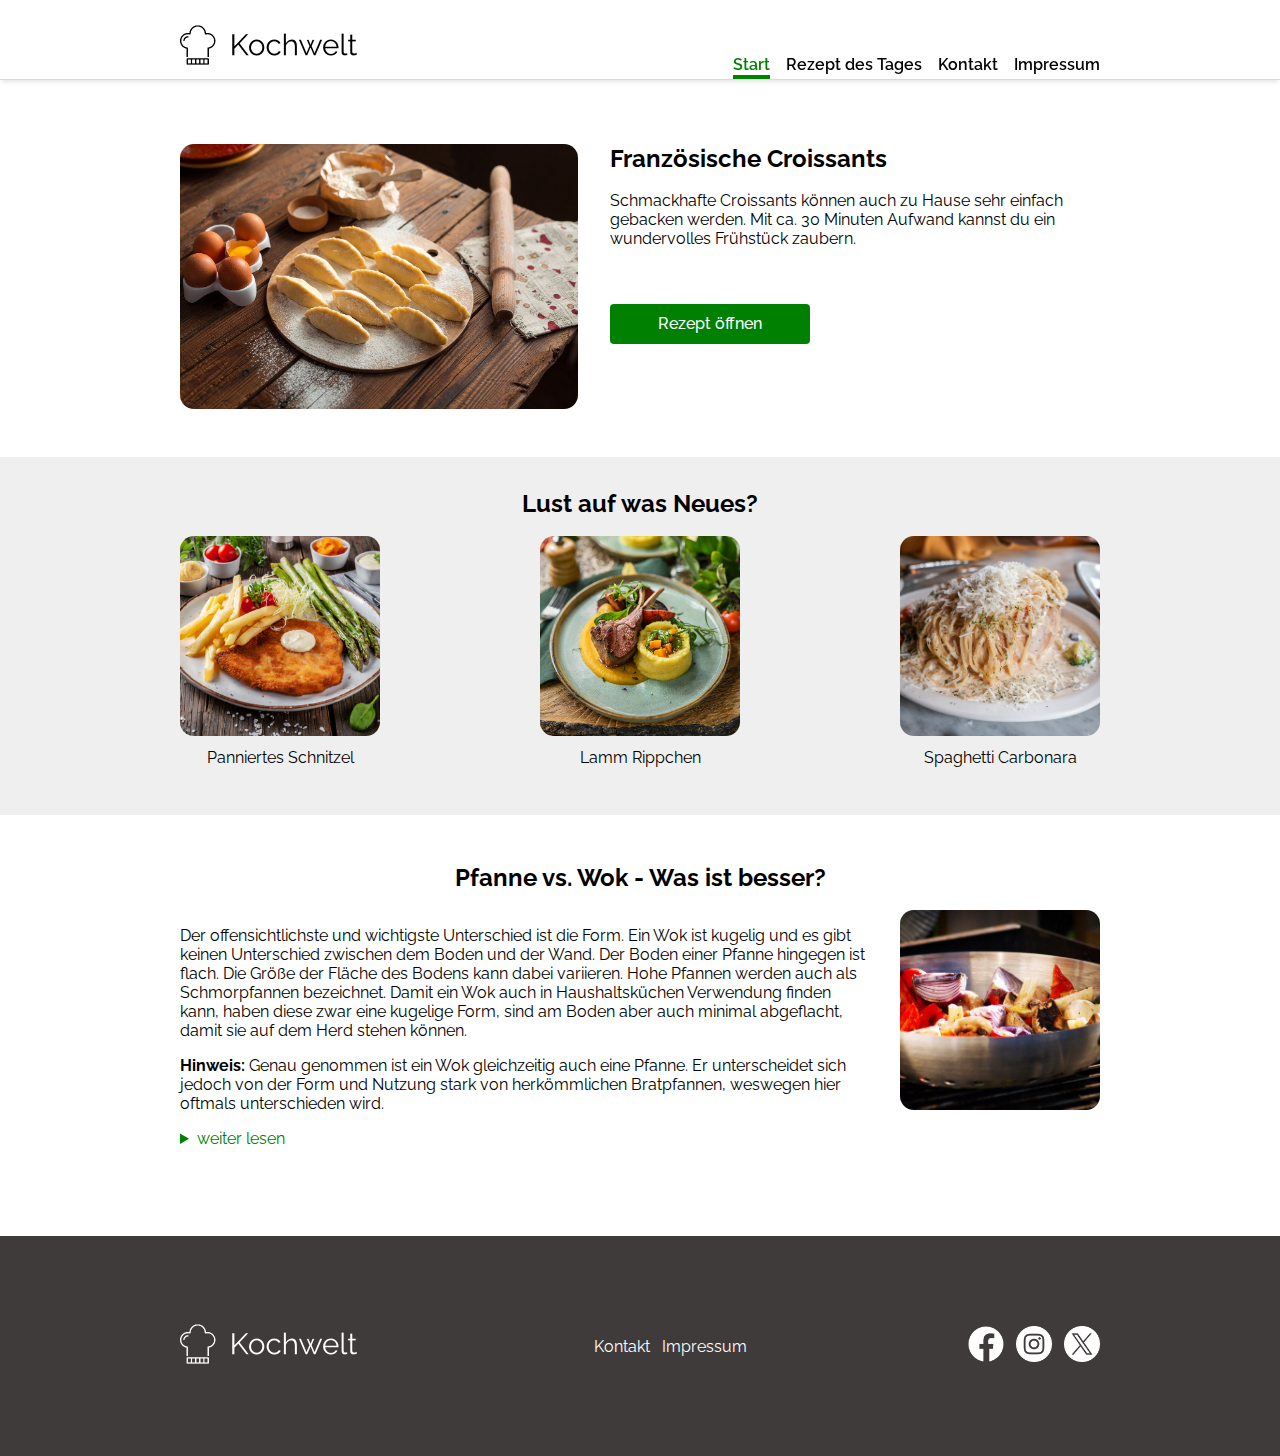
<file: index.html>
<!DOCTYPE html>
<html lang="en">

<head>
    <meta charset="UTF-8">
    <meta name="viewport" content="width=device-width, initial-scale=1.0">
    <title>Kochwelt</title>
    <link rel="stylesheet" href="style.css">
    <script src="script.js"></script>

    <!-- googlefonts -->
    <link rel="preconnect" href="https://fonts.googleapis.com">
    <link rel="preconnect" href="https://fonts.gstatic.com" crossorigin>
    <link
        href="https://fonts.googleapis.com/css2?family=Economica:ital,wght@0,400;0,700;1,400;1,700&family=Raleway:ital,wght@0,100;0,200;0,300;0,400;0,500;0,600;0,700;0,800;0,900;1,100;1,200;1,300;1,400;1,500;1,600;1,700;1,800;1,900&family=Rubik:ital,wght@0,300;0,400;0,500;0,600;0,700;0,800;0,900;1,300;1,400;1,500;1,600;1,700;1,800;1,900&display=swap"
        rel="stylesheet">

    <link rel="apple-touch-icon" sizes="180x180" href="./img/favicon/apple-touch-icon.png">
    <link rel="icon" type="image/png" sizes="32x32" href="./img/favicon//favicon-32x32.png">
    <link rel="icon" type="image/png" sizes="16x16" href="./img/favicon//favicon-16x16.png">
    <link rel="manifest" href="./img/favicon/site.webmanifest">

    <script src="/script.js"></script>
</head>

<body onload="includeHTML()">
<div class="wrapper">

    <header class="content-padding border-with-shadow-bottom">
        <a href="./index.html"><img src="./img/logo.png" alt="logo"></a>
        <nav>
            <div class="green-bottom-border" id="nav1"><a id="navLink1" onclick="selectNavItem('nav1', 'navLink1')"
                    class="font-semi-bold color-green" href="./index.html">Start</a></div>
            <div id="nav2"><a id="navLink2" onclick="selectNavItem('nav2', 'navLink2'); setToLoadedRecipe(2)" class="font-semi-bold"
                    href="./recipe.html">Rezept des Tages</a></div>
            <div id="nav3"><a id="navLink3" onclick="selectNavItem('nav3', 'navLink3')" class="font-semi-bold"
                    href="./contact.html">Kontakt</a></div>
            <div id="nav4"><a id="navLink4" onclick="selectNavItem('nav4', 'navLink4')" class="font-semi-bold"
                    href="./imprint.html">Impressum</a></div>
        </nav>
        <img onclick="slideInMobileNav()" class="nav-bar-img min-600-display-none margin-bottom margin-right"
            src="/img/bars-solid.svg" alt="">
    </header>
    <div class="mobile-nav display-none">
        <nav>
            <div id="nav1"><a id="navLink1" onclick="selectNavItem('nav1', 'navLink1')"
                    class="font-semi-bold color-green" href="./index.html">Start</a></div>
            <div id="nav2"><a id="navLink2" onclick="selectNavItem('nav2', 'navLink2'); setToLoadedRecipe(2)" class="font-semi-bold"
                    href="./recipe.html" >Rezept des Tages</a></div>
            <div id="nav3"><a id="navLink3" onclick="selectNavItem('nav3', 'navLink3')" class="font-semi-bold"
                    href="./contact.html">Kontakt</a></div>
            <div id="nav4"><a id="navLink4" onclick="selectNavItem('nav4', 'navLink4')" class="font-semi-bold"
                    href="./imprint.html">Impressum</a></div>
        </nav>
    </div>

    <div class="content padding-top-bottom">
        <div class="width100" w3-include-html="./templates/main-section.html"></div>
        <div class="width100" w3-include-html="./templates/rezepte-section.html"></div>
        <div class="width100" w3-include-html="./templates/editorial-section.html"></div>
    </div>

    <footer>
        <div class="footer-content content-padding">

            <div>
                <img src="./img/logo_white.png" height="60px">
            </div>

            <div class="footer-links">
                <a href="./contact.html">Kontakt</a>
                <a href="./imprint.html">Impressum</a>
            </div>

            <div class="social">
                <a href="https://www.facebook.com" target="_blank"><img style="width: 32px;"
                        src="./img/facebook.png"></a>
                <a href="https://www.instagram.com" target="_blank"><img style="width: 32px;"
                        src="./img/instagram.png"></a>
                <a href="https://twitter.com" target="_blank"><img style="width: 32px;" src="./img/twitter.png"></a>
            </div>

        </div>
    </footer>

</div>

</body>

</html>
</file>
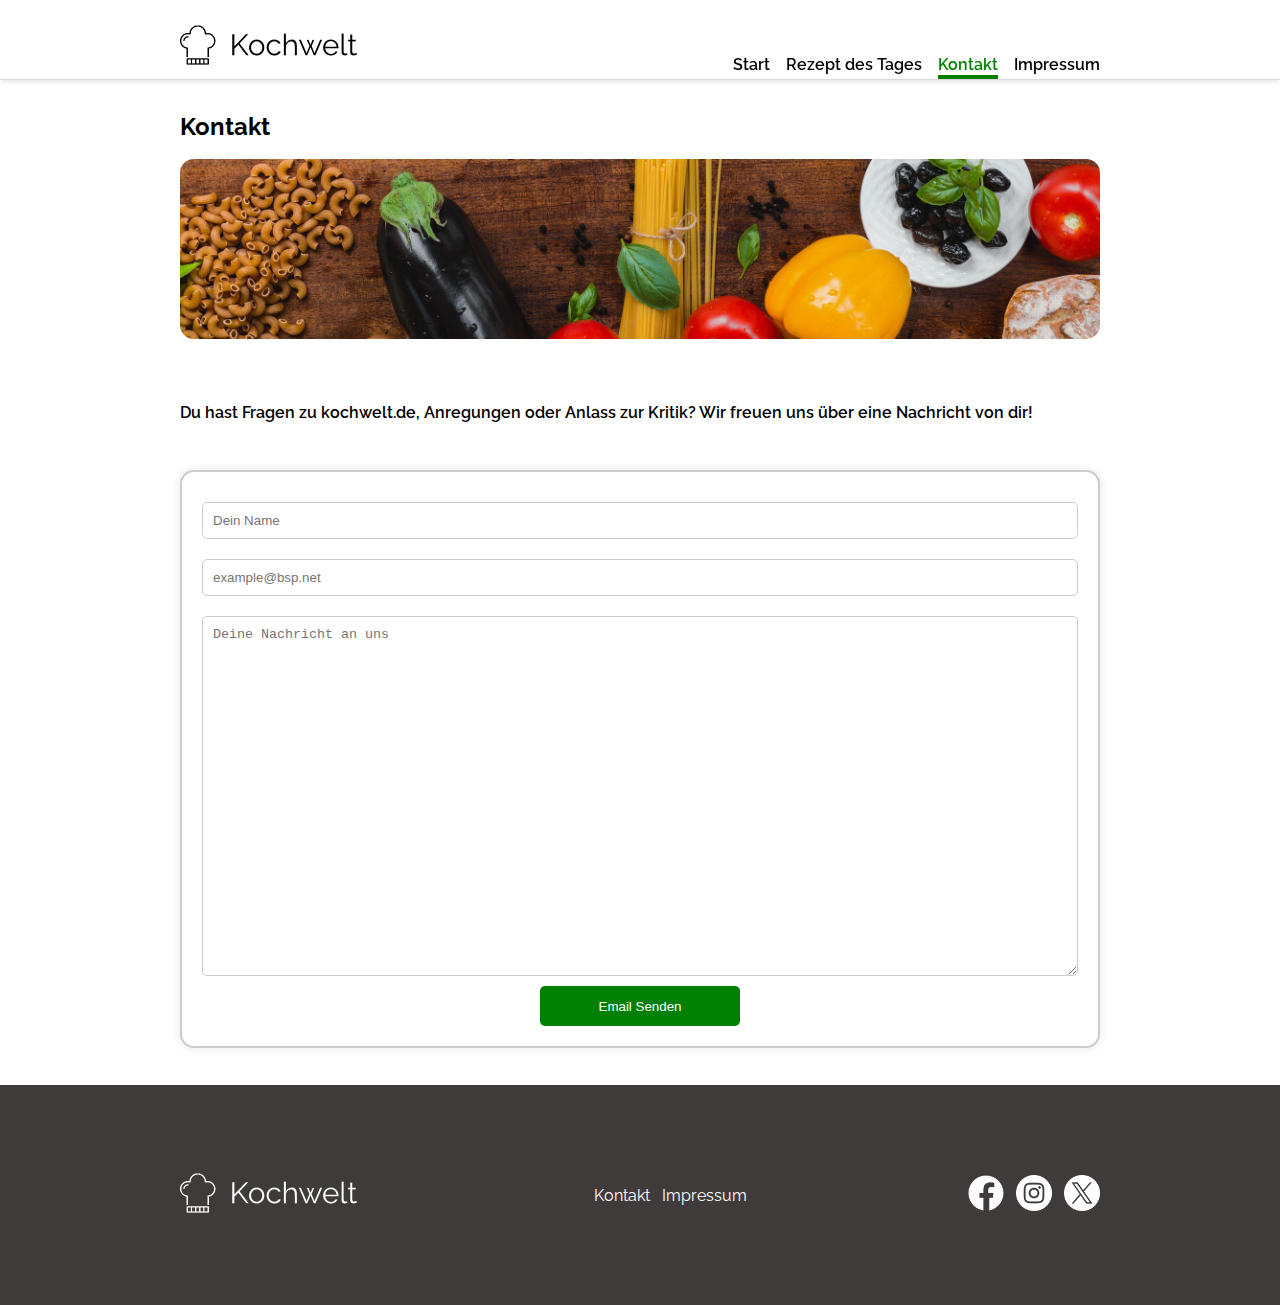
<file: contact.html>
<!DOCTYPE html>
<html lang="en">

<head>
    <meta charset="UTF-8">
    <meta name="viewport" content="width=device-width, initial-scale=1.0">
    <title>Kochwelt</title>
    <link rel="stylesheet" href="style.css">

    <!-- googlefonts -->
    <link rel="preconnect" href="https://fonts.googleapis.com">
    <link rel="preconnect" href="https://fonts.gstatic.com" crossorigin>
    <link
        href="https://fonts.googleapis.com/css2?family=Economica:ital,wght@0,400;0,700;1,400;1,700&family=Raleway:ital,wght@0,100;0,200;0,300;0,400;0,500;0,600;0,700;0,800;0,900;1,100;1,200;1,300;1,400;1,500;1,600;1,700;1,800;1,900&family=Rubik:ital,wght@0,300;0,400;0,500;0,600;0,700;0,800;0,900;1,300;1,400;1,500;1,600;1,700;1,800;1,900&display=swap"
        rel="stylesheet">

    <link rel="apple-touch-icon" sizes="180x180" href="./img/favicon/apple-touch-icon.png">
    <link rel="icon" type="image/png" sizes="32x32" href="./img/favicon//favicon-32x32.png">
    <link rel="icon" type="image/png" sizes="16x16" href="./img/favicon//favicon-16x16.png">
    <link rel="manifest" href="./img/favicon/site.webmanifest">

    <script src="/script.js"></script>

</head>

<body onload="includeHTML()">

    <div class="wrapper">

        <header class="content-padding border-with-shadow-bottom">
            <a href="./index.html"><img src="./img/logo.png" alt="logo"></a>
            <nav>
                <div id="nav1"><a id="navLink1" onclick="selectNavItem('nav1', 'navLink1')" class="font-semi-bold"
                        href="./index.html">Start</a></div>
                <div id="nav2"><a id="navLink2" onclick="selectNavItem('nav2', 'navLink2'); setToLoadedRecipe(2)"
                        class="font-semi-bold" href="./recipe.html">Rezept des Tages</a></div>
                <div class="green-bottom-border" id="nav3"><a id="navLink3" onclick="selectNavItem('nav3', 'navLink3')"
                        class="font-semi-bold color-green" href="./contact.html">Kontakt</a></div>
                <div id="nav4"><a id="navLink4" onclick="selectNavItem('nav4', 'navLink4')" class="font-semi-bold"
                        href="./imprint.html">Impressum</a></div>
            </nav>
            <img onclick="slideInMobileNav()" class="nav-bar-img min-600-display-none margin-bottom margin-right"
                src="/img/bars-solid.svg" alt="">
        </header>
        <div class="mobile-nav display-none">
            <nav>
                <div id="nav1"><a id="navLink1" onclick="selectNavItem('nav1', 'navLink1')"
                        class="font-semi-bold color-green" href="./index.html">Start</a></div>
                <div id="nav2"><a id="navLink2" onclick="selectNavItem('nav2', 'navLink2'); setToLoadedRecipe(2)"
                        class="font-semi-bold" href="./recipe.html">Rezept des Tages</a></div>
                <div id="nav3"><a id="navLink3" onclick="selectNavItem('nav3', 'navLink3')" class="font-semi-bold"
                        href="./contact.html">Kontakt</a></div>
                <div id="nav4"><a id="navLink4" onclick="selectNavItem('nav4', 'navLink4')" class="font-semi-bold"
                        href="./imprint.html">Impressum</a></div>
            </nav>
        </div>

        <div class="content-padding padding-top content">

            <h1 class="font-bold" style="text-align: left;">Kontakt</h1>

            <div class="dish-header-frame margin-bottom">
                <img src="./img/zutaten.jpg" alt="Beispielsbild">
            </div>

            <h3 class="font-semi-bold padding-top">Du hast Fragen zu kochwelt.de, Anregungen oder Anlass zur Kritik?
                Wir freuen uns über eine Nachricht von dir!</h3>

            <div class="contact-section padding-top-bottom">
                <form class="contact-form" action="https://formspree.io/f/xzblonbk" method="POST">
                    <div class="flex-jcc-aic-fdc">
                        <input type="name" placeholder="Dein Name" name="name" required>
                        <input type="email" placeholder="example@bsp.net" name="email" required>
                        <textarea name="message" placeholder="Deine Nachricht an uns" id="message" required></textarea>
                        <button class="button" type="submit">Email Senden</button>
                    </div>
                </form>

            </div>

        </div>

        <footer>
            <div class="footer-content content-padding">

                <div>
                    <img src="./img/logo_white.png" height="60px">
                </div>

                <div class="footer-links">
                    <a href="./contact.html">Kontakt</a>
                    <a href="./imprint.html">Impressum</a>
                </div>

                <div class="social">
                    <a href="https://www.facebook.com" target="_blank"><img style="width: 32px;"
                            src="./img/facebook.png"></a>
                    <a href="https://www.instagram.com" target="_blank"><img style="width: 32px;"
                            src="./img/instagram.png"></a>
                    <a href="https://twitter.com" target="_blank"><img style="width: 32px;" src="./img/twitter.png"></a>
                </div>

            </div>
        </footer>

        <script src="/script.js"></script>

    </div>

</body>

</html>
</file>
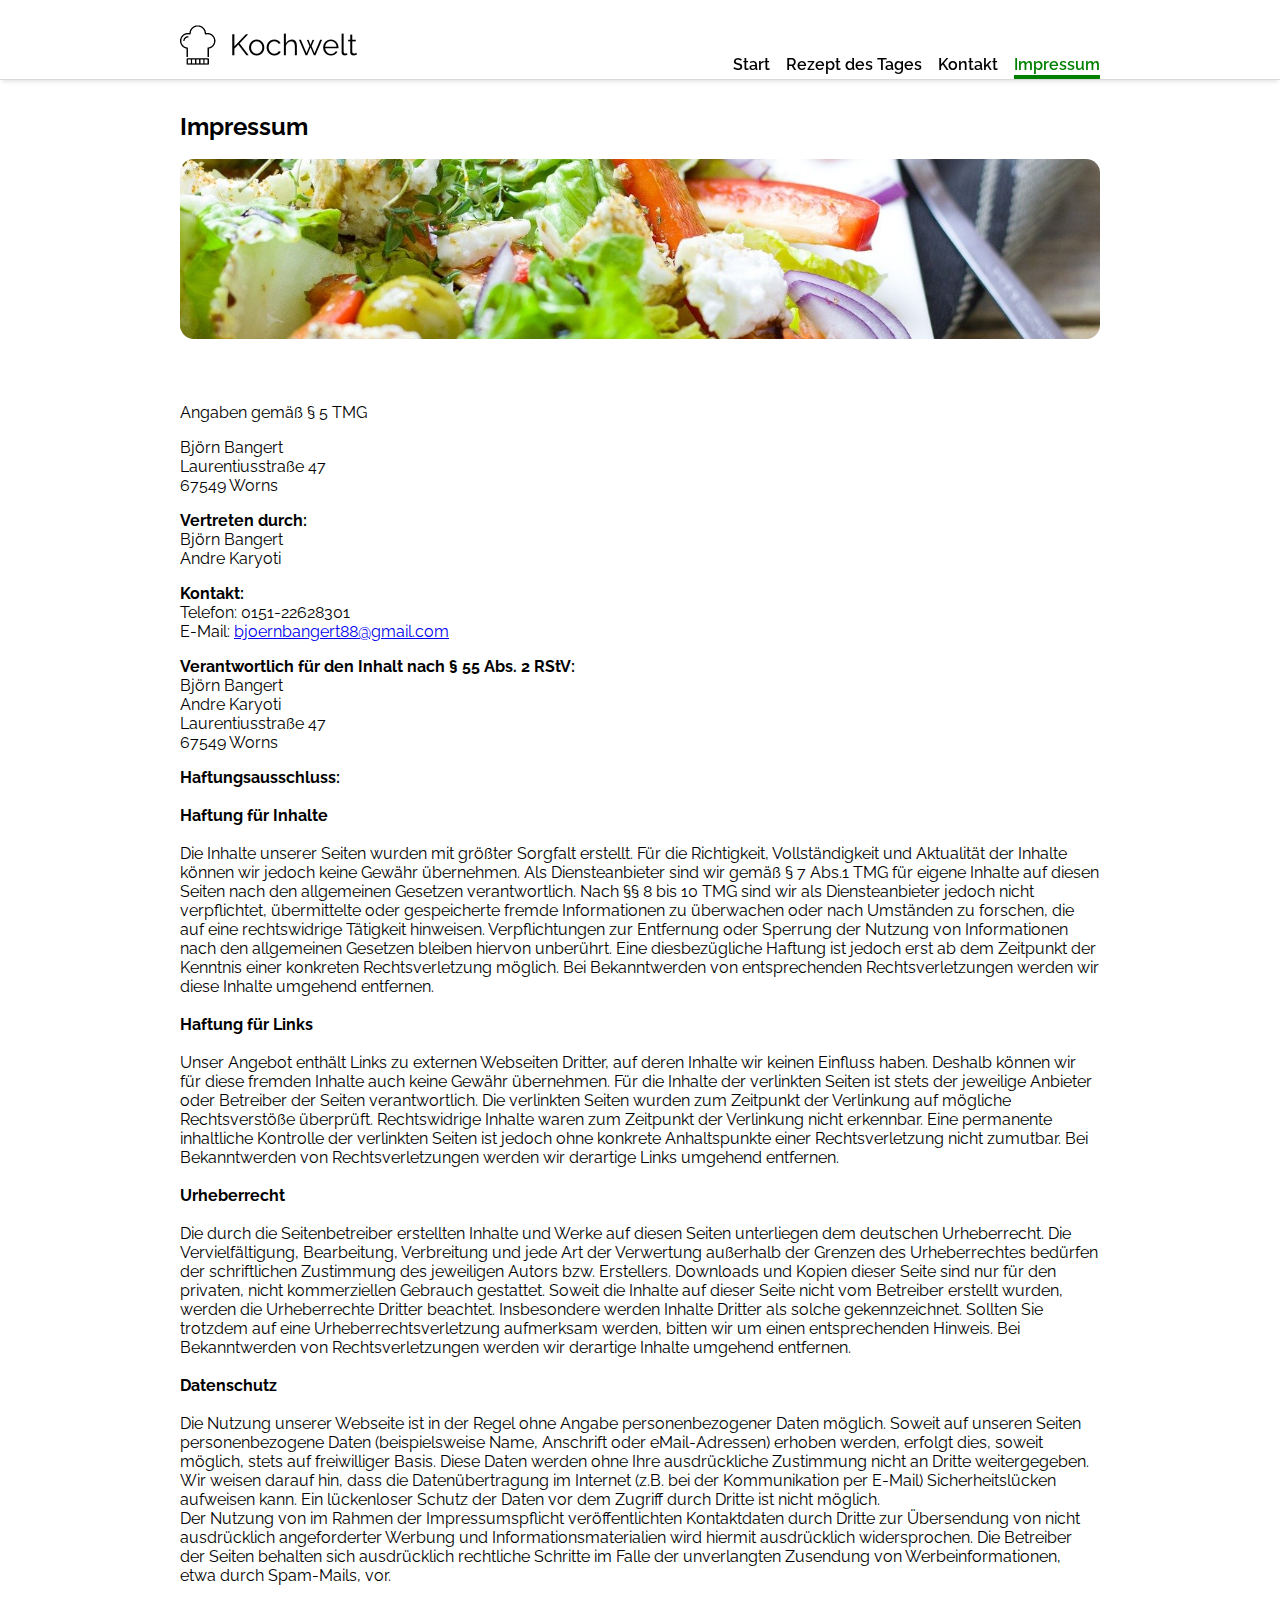
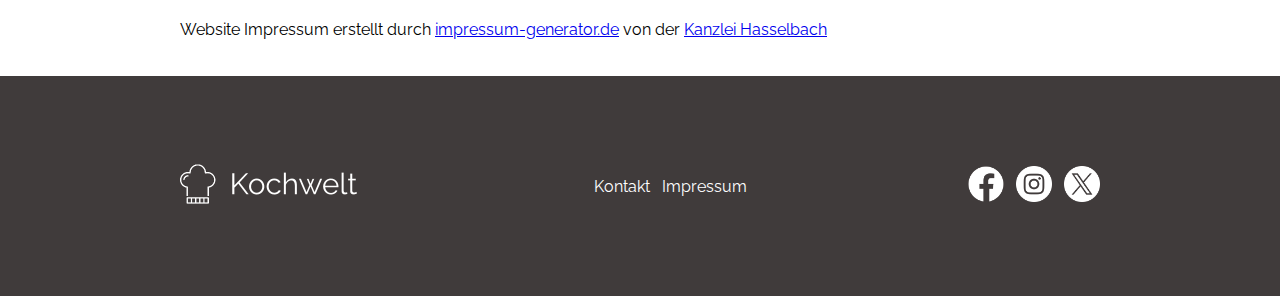
<file: imprint.html>
<!DOCTYPE html>
<html lang="en">

<head>
    <meta charset="UTF-8">
    <meta name="viewport" content="width=device-width, initial-scale=1.0">
    <title>Kochwelt | Rezepte</title>
    <link rel="stylesheet" href="style.css">

    <!-- googlefonts -->
    <link rel="preconnect" href="https://fonts.googleapis.com">
    <link rel="preconnect" href="https://fonts.gstatic.com" crossorigin>
    <link
        href="https://fonts.googleapis.com/css2?family=Economica:ital,wght@0,400;0,700;1,400;1,700&family=Raleway:ital,wght@0,100;0,200;0,300;0,400;0,500;0,600;0,700;0,800;0,900;1,100;1,200;1,300;1,400;1,500;1,600;1,700;1,800;1,900&family=Rubik:ital,wght@0,300;0,400;0,500;0,600;0,700;0,800;0,900;1,300;1,400;1,500;1,600;1,700;1,800;1,900&display=swap"
        rel="stylesheet">

    <link rel="apple-touch-icon" sizes="180x180" href="./img/favicon/apple-touch-icon.png">
    <link rel="icon" type="image/png" sizes="32x32" href="./img/favicon//favicon-32x32.png">
    <link rel="icon" type="image/png" sizes="16x16" href="./img/favicon//favicon-16x16.png">
    <link rel="manifest" href="./img/favicon/site.webmanifest">

    <script src="/script.js"></script>
</head>

<body>
<div class="wrapper">

    <header class="content-padding border-with-shadow-bottom">
        <a href="./index.html"><img src="./img/logo.png" alt="logo"></a>
        <nav>
            <div id="nav1"><a id="navLink1" onclick="selectNavItem('nav1', 'navLink1')"
                    class="font-semi-bold" href="./index.html">Start</a></div>
            <div id="nav2"><a id="navLink2" onclick="selectNavItem('nav2', 'navLink2'); setToLoadedRecipe(2)" class="font-semi-bold"
                    href="./recipe.html">Rezept des Tages</a></div>
            <div id="nav3"><a id="navLink3" onclick="selectNavItem('nav3', 'navLink3')" class="font-semi-bold"
                    href="./contact.html">Kontakt</a></div>
            <div  class="green-bottom-border" id="nav4"><a id="navLink4" onclick="selectNavItem('nav4', 'navLink4')" class="font-semi-bold color-green"
                    href="./imprint.html">Impressum</a></div>
        </nav>
        <img onclick="slideInMobileNav()" class="nav-bar-img min-600-display-none margin-bottom margin-right"
            src="/img/bars-solid.svg" alt="">
    </header>
    <div class="mobile-nav display-none">
        <nav>
            <div id="nav1"><a id="navLink1" onclick="selectNavItem('nav1', 'navLink1')"
                    class="font-semi-bold color-green" href="./index.html">Start</a></div>
            <div id="nav2"><a id="navLink2" onclick="selectNavItem('nav2', 'navLink2'); setToLoadedRecipe(2)" class="font-semi-bold"
                    href="./recipe.html" >Rezept des Tages</a></div>
            <div id="nav3"><a id="navLink3" onclick="selectNavItem('nav3', 'navLink3')" class="font-semi-bold"
                    href="./contact.html">Kontakt</a></div>
            <div id="nav4"><a id="navLink4" onclick="selectNavItem('nav4', 'navLink4')" class="font-semi-bold"
                    href="./imprint.html">Impressum</a></div>
        </nav>
    </div>

    <div class="content-padding content padding-top">
        <h1 class="font-bold marginTop951" style="text-align: left;">Impressum</h1>

        <div class="dish-header-frame margin-bottom">
            <img src="./img/salad.jpg" alt="Beispielsbild">
        </div>

        <div class="font-normal padding-top padding-bottom">
            <p>Angaben gemäß § 5 TMG</p>
            <p>Björn Bangert <br>
                Laurentiusstraße 47<br>
                67549 Worns <br>
            </p>
            <p> <strong>Vertreten durch: </strong><br>
                Björn Bangert<br>
                Andre Karyoti<br>
            </p>
            <p><strong>Kontakt:</strong> <br>
                Telefon: 0151-22628301<br>
                E-Mail: <a href='mailto:bjoernbangert88@gmail.com'>bjoernbangert88@gmail.com</a></br></p>
            <p><strong>Verantwortlich für den Inhalt nach § 55 Abs. 2 RStV:</strong><br>
                Björn Bangert <br>
                Andre Karyoti<br>
                Laurentiusstraße 47<br>
                67549 Worns <br></p>
            <p><strong>Haftungsausschluss: </strong><br><br><strong>Haftung für Inhalte</strong><br><br>
                Die Inhalte unserer Seiten wurden mit größter Sorgfalt erstellt. Für die Richtigkeit, Vollständigkeit
                und
                Aktualität der Inhalte können wir jedoch keine Gewähr übernehmen. Als Diensteanbieter sind wir gemäß § 7
                Abs.1 TMG für eigene Inhalte auf diesen Seiten nach den allgemeinen Gesetzen verantwortlich. Nach §§ 8
                bis
                10 TMG sind wir als Diensteanbieter jedoch nicht verpflichtet, übermittelte oder gespeicherte fremde
                Informationen zu überwachen oder nach Umständen zu forschen, die auf eine rechtswidrige Tätigkeit
                hinweisen.
                Verpflichtungen zur Entfernung oder Sperrung der Nutzung von Informationen nach den allgemeinen Gesetzen
                bleiben hiervon unberührt. Eine diesbezügliche Haftung ist jedoch erst ab dem Zeitpunkt der Kenntnis
                einer
                konkreten Rechtsverletzung möglich. Bei Bekanntwerden von entsprechenden Rechtsverletzungen werden wir
                diese
                Inhalte umgehend entfernen.<br><br><strong>Haftung für Links</strong><br><br>
                Unser Angebot enthält Links zu externen Webseiten Dritter, auf deren Inhalte wir keinen Einfluss haben.
                Deshalb können wir für diese fremden Inhalte auch keine Gewähr übernehmen. Für die Inhalte der
                verlinkten
                Seiten ist stets der jeweilige Anbieter oder Betreiber der Seiten verantwortlich. Die verlinkten Seiten
                wurden zum Zeitpunkt der Verlinkung auf mögliche Rechtsverstöße überprüft. Rechtswidrige Inhalte waren
                zum
                Zeitpunkt der Verlinkung nicht erkennbar. Eine permanente inhaltliche Kontrolle der verlinkten Seiten
                ist
                jedoch ohne konkrete Anhaltspunkte einer Rechtsverletzung nicht zumutbar. Bei Bekanntwerden von
                Rechtsverletzungen werden wir derartige Links umgehend
                entfernen.<br><br><strong>Urheberrecht</strong><br><br>
                Die durch die Seitenbetreiber erstellten Inhalte und Werke auf diesen Seiten unterliegen dem deutschen
                Urheberrecht. Die Vervielfältigung, Bearbeitung, Verbreitung und jede Art der Verwertung außerhalb der
                Grenzen des Urheberrechtes bedürfen der schriftlichen Zustimmung des jeweiligen Autors bzw. Erstellers.
                Downloads und Kopien dieser Seite sind nur für den privaten, nicht kommerziellen Gebrauch gestattet.
                Soweit
                die Inhalte auf dieser Seite nicht vom Betreiber erstellt wurden, werden die Urheberrechte Dritter
                beachtet.
                Insbesondere werden Inhalte Dritter als solche gekennzeichnet. Sollten Sie trotzdem auf eine
                Urheberrechtsverletzung aufmerksam werden, bitten wir um einen entsprechenden Hinweis. Bei Bekanntwerden
                von
                Rechtsverletzungen werden wir derartige Inhalte umgehend
                entfernen.<br><br><strong>Datenschutz</strong><br><br>
                Die Nutzung unserer Webseite ist in der Regel ohne Angabe personenbezogener Daten möglich. Soweit auf
                unseren Seiten personenbezogene Daten (beispielsweise Name, Anschrift oder eMail-Adressen) erhoben
                werden,
                erfolgt dies, soweit möglich, stets auf freiwilliger Basis. Diese Daten werden ohne Ihre ausdrückliche
                Zustimmung nicht an Dritte weitergegeben. <br>
                Wir weisen darauf hin, dass die Datenübertragung im Internet (z.B. bei der Kommunikation per E-Mail)
                Sicherheitslücken aufweisen kann. Ein lückenloser Schutz der Daten vor dem Zugriff durch Dritte ist
                nicht
                möglich. <br>
                Der Nutzung von im Rahmen der Impressumspflicht veröffentlichten Kontaktdaten durch Dritte zur
                Übersendung
                von nicht ausdrücklich angeforderter Werbung und Informationsmaterialien wird hiermit ausdrücklich
                widersprochen. Die Betreiber der Seiten behalten sich ausdrücklich rechtliche Schritte im Falle der
                unverlangten Zusendung von Werbeinformationen, etwa durch Spam-Mails, vor.<br>
            </p><br>
            Website Impressum erstellt durch <a href="https://www.impressum-generator.de">impressum-generator.de</a> von
            der
            <a href="https://www.kanzlei-hasselbach.de/" rel="nofollow">Kanzlei Hasselbach</a>
        </div>
    </div>
    <footer>
        <div class="footer-content content-padding">

            <div>
                <img src="./img/logo_white.png" height="60px">
            </div>

            <div class="footer-links">
                <a href="./contact.html">Kontakt</a>
                <a href="./imprint.html">Impressum</a>
            </div>

            <div class="social">
                <a href="https://www.facebook.com" target="_blank"><img style="width: 32px;"
                        src="./img/facebook.png"></a>
                <a href="https://www.instagram.com" target="_blank"><img style="width: 32px;"
                        src="./img/instagram.png"></a>
                <a href="https://twitter.com" target="_blank"><img style="width: 32px;" src="./img/twitter.png"></a>
            </div>

        </div>
    </footer>

    </div>
</body>

</html>
</file>
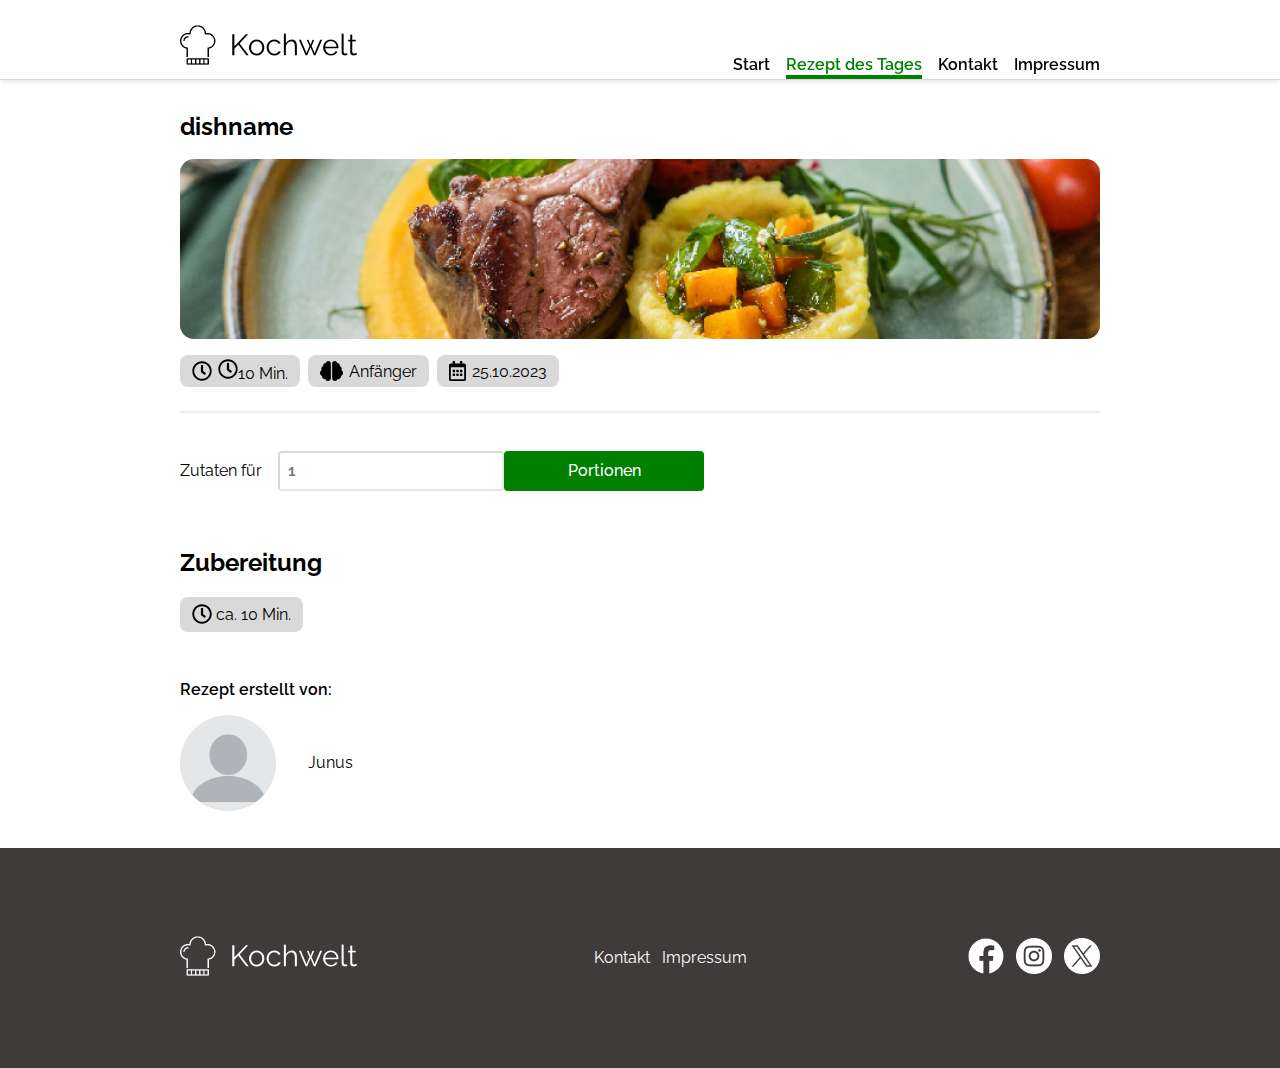
<file: recipe.html>
<!DOCTYPE html>
<html lang="en">

<head>
    <meta charset="UTF-8">
    <meta name="viewport" content="width=device-width, initial-scale=1.0">
    <title>Kochwelt | Rezepte</title>
    <link rel="stylesheet" href="style.css">
    <script src="script.js"></script>

    <!-- googlefonts -->
    <link rel="preconnect" href="https://fonts.googleapis.com">
    <link rel="preconnect" href="https://fonts.gstatic.com" crossorigin>
    <link
        href="https://fonts.googleapis.com/css2?family=Economica:ital,wght@0,400;0,700;1,400;1,700&family=Raleway:ital,wght@0,100;0,200;0,300;0,400;0,500;0,600;0,700;0,800;0,900;1,100;1,200;1,300;1,400;1,500;1,600;1,700;1,800;1,900&family=Rubik:ital,wght@0,300;0,400;0,500;0,600;0,700;0,800;0,900;1,300;1,400;1,500;1,600;1,700;1,800;1,900&display=swap"
        rel="stylesheet">

    <link rel="apple-touch-icon" sizes="180x180" href="./img/favicon/apple-touch-icon.png">
    <link rel="icon" type="image/png" sizes="32x32" href="./img/favicon//favicon-32x32.png">
    <link rel="icon" type="image/png" sizes="16x16" href="./img/favicon//favicon-16x16.png">
    <link rel="manifest" href="./img/favicon/site.webmanifest">

    <script src="/script.js"></script>


</head>

<body onload="loadRecipe()">
    <div class="wrapper">

        <header class="content-padding border-with-shadow-bottom">
            <a href="./index.html"><img src="./img/logo.png" alt="logo"></a>
            <nav>
                <div id="nav1"><a id="navLink1" onclick="selectNavItem('nav1', 'navLink1')" class="font-semi-bold"
                        href="./index.html">Start</a></div>
                <div class="green-bottom-border" id="nav2"><a id="navLink2"
                        onclick="selectNavItem('nav2', 'navLink2'); setToLoadedRecipe(2)"
                        class="font-semi-bold color-green" href="./recipe.html">Rezept des Tages</a></div>
                <div id="nav3"><a id="navLink3" onclick="selectNavItem('nav3', 'navLink3')" class="font-semi-bold"
                        href="./contact.html">Kontakt</a></div>
                <div id="nav4"><a id="navLink4" onclick="selectNavItem('nav4', 'navLink4')" class="font-semi-bold"
                        href="./imprint.html">Impressum</a></div>
            </nav>
            <img onclick="slideInMobileNav()" class="nav-bar-img min-600-display-none margin-bottom margin-right"
                src="/img/bars-solid.svg" alt="">
        </header>
        <div class="mobile-nav display-none">
            <nav>
                <div id="nav1"><a id="navLink1" onclick="selectNavItem('nav1', 'navLink1')"
                        class="font-semi-bold color-green" href="./index.html">Start</a></div>
                <div id="nav2"><a id="navLink2" onclick="selectNavItem('nav2', 'navLink2'); setToLoadedRecipe(2)"
                        class="font-semi-bold" href="./recipe.html">Rezept des Tages</a></div>
                <div id="nav3"><a id="navLink3" onclick="selectNavItem('nav3', 'navLink3')" class="font-semi-bold"
                        href="./contact.html">Kontakt</a></div>
                <div id="nav4"><a id="navLink4" onclick="selectNavItem('nav4', 'navLink4')" class="font-semi-bold"
                        href="./imprint.html">Impressum</a></div>
            </nav>
        </div>

        <div class="content padding-top-bottom">
            <!-- dishname from array -->
            <h1 style="width: 100%;" id="dishName" class="content-padding font-bold">dishname</h1>
            <div class="dish-header-frame content-padding margin-bottom">
                <!-- image src from array -->
                <img id="dishImage" src="/img/lamb-chops.png" alt="Beispielsbild">
            </div>
            <!-- frame for requierments -->
            <div class="requirement-frame content-padding margin-bottom">
                <div class="requirement dp-flex">
                    <img style="margin-right: 6px;" src="./img/icons/clock-regular.svg" height="20px">
                    <!-- info aus array -->
                    <span id="req1" class="font-normal"><img src="./img/icons/clock-regular.svg" height="20px">10
                        Min.</span>

                </div>
                <div class="requirement dp-flex">
                    <img style="margin-right: 6px;" src="./img/icons/brain-solid.svg" height="20px">
                    <!-- info from array -->
                    <span id="req2" class="font-normal">Anfänger</span>
                </div>
                <div class="requirement dp-flex">
                    <img style="margin-right: 6px;" src="./img/icons/calendar-alt-regular.svg" height="20px">
                    <!-- info from array -->
                    <span id="req3" class="font-normal">25.10.2023</span>
                </div>

                <div class="line content-padding margin-top margin-bottom"></div>

            </div>

            <div class="media480-column content-padding" style="display: flex; align-items: center; width: 100%;">

                <div style="display: flex; align-items: center; justify-content: center;">
                    <p class="font-normal margin-right">Zutaten für</p>
                    <input id="recipe-number" type="number" min="1" class="font-semi-bold padding-right number"
                        placeholder="1">
                </div>
                <button onclick="calcIngredients()" class="font-semi-bold button">Portionen</button>
            </div>
            <!-- frame for ingredients -->
            <div id="ingredientFrame" class="width100 content-padding margin-top margin-bottom">
                <!-- ingredients from array -->

            </div>
            <span class="width100 content-padding">
                <h2 class="font-bold">Zubereitung</h2>
            </span>
            <!-- frame for time requierment -->
            <div class="requirement-frame margin-bottom content-padding" style="width: 100%!important;">
                <div class="requirement margin-right"
                    style="display: flex; justify-content: center; align-items: center;">
                    <!-- time requirement from array -->
                    <img src="./img/icons/clock-regular.svg" height="20px">
                    <p class="font-normal" style="margin: 4px;">ca.</p>
                    <p id="timeReq" class="font-normal">10 Min.</p>
                </div>
            </div>
            <!-- description frame -->
            <span class="width100 content-padding">
                <!-- description info from array -->
                <p id="dishDescription" class="font-normal"></p>
            </span>
            <span class="width100 content-padding">
                <p class="font-semi-bold">Rezept erstellt von:</p>
            </span>
            <div class="width100 content-padding" style="display: flex; align-items: center;">
                <!-- profile-img src from array -->
                <img id="dishProfileImage" src="/img/profile.png" alt="profile-picture"
                    class="profile-picture margin-right">
                <!-- Profile name from array -->
                <h3 id="profileName" class="font-normal margin-left">Junus</h3>
            </div>
        </div>

        <footer>
            <div class="footer-content content-padding">

                <div>
                    <img src="./img/logo_white.png" height="60px">
                </div>

                <div class="footer-links">
                    <a href="./contact.html">Kontakt</a>
                    <a href="./imprint.html">Impressum</a>
                </div>

                <div class="social">
                    <a href="https://www.facebook.com" target="_blank"><img style="width: 32px;"
                            src="./img/facebook.png"></a>
                    <a href="https://www.instagram.com" target="_blank"><img style="width: 32px;"
                            src="./img/instagram.png"></a>
                    <a href="https://twitter.com" target="_blank"><img style="width: 32px;" src="./img/twitter.png"></a>
                </div>

            </div>
        </footer>

    </div>

</body>

</html>
</file>
<file: style.css>
@font-face {
  font-family: "Raleway", sans-serif;
  src: url("./fonts/Raleway-VariableFont_wght.ttf");
}

*,
::after,
::before {
  box-sizing: border-box;
}


body {
  margin: 0;
  overflow-x: hidden;
  position: relative;
  height: 100vh;
}

.content {
  width: 100%;
  display: flex;
  flex-direction: column;
  overflow: hidden;
  flex: 1;
}

.wrapper {
  display: flex;
  flex-direction: column;
  min-height: 100vh;
}

/* Custom Scrollbar */

/* width */
::-webkit-scrollbar {
  width: 12px;
}

/* Track */
::-webkit-scrollbar-track {
  border-style: solid;
  border-color: rgb(239, 239, 239);
  border-radius: 12px;
}

/* Handle */
::-webkit-scrollbar-thumb {
  background: rgb(210, 210, 210);
  border-radius: 12px;
}

/* Handle on hover */
::-webkit-scrollbar-thumb:hover {
  background: rgba(0, 128, 0, 0.75);
}

/* Globals */
.dev-height-for-divs-without-content {
  height: 1000px;
}

.dp-flex {
  display: flex;
  justify-content: center;
  align-items: center;
}

.display-none {
  display: none !important;
}

.width100 {
  width: 100%;
}

.background-rgba-grey {
  background-color: rgba(0, 0, 0, 0.15);
}

.content-padding {
  padding: 0px 180px;
}

.font-normal {
  font-family: "Raleway", sans-serif;
  font-weight: 400;
  font-size: 16px;
}

.font-semi-bold {
  font-family: "Raleway", sans-serif;
  font-weight: 600;
  font-size: 16px;
}

.font-bold {
  font-family: "Raleway", sans-serif;
  font-weight: bold;
  font-size: 24px;
}

.border-with-shadow-bottom {
  border-bottom: 1px solid rgba(0, 0, 0, 0.15);
  box-shadow: 0px 4px 4px -2px rgba(0, 0, 0, 0.1);
}

.padding-top-bottom {
  padding: 32px 0px;
}

.padding-left-right {
  padding: 0px 16px;
}

.padding-left {
  padding-left: 16px;
}

.padding-right {
  padding-right: 16px;
}

.padding-top {
  padding-top: 32px;
}

.padding-bottom {
  padding-bottom: 32px;
}

.margin-top-bottom {
  margin: 16px 0px;
}

.margin-left-right {
  margin: 0px 16px;
}

.margin-top {
  margin-top: 16px;
}

.margin-bottom {
  margin-bottom: 16px;
}

.margin-left {
  margin-left: 16px;
}

.margin-right {
  margin-right: 16px;
}

.no-margin {
  margin: 0;
}

.color-green {
  color: #008000;
}

img {
  border-radius: 14px;
}

.flex-jcc-aic-fdc {
  display: flex;
  justify-content: center;
  flex-direction: column;
  align-items: center;
}

/* header */
header {
  width: 100%;
  height: 80px;
  background-color: white;
  display: flex;
  justify-content: space-between;
  align-items: flex-end;
  position: sticky;
  top: 0;
  right: 0;
  left: 0;
  z-index: 999;
}

header nav {
  display: flex;
  justify-content: center;
  align-items: center;
  margin-bottom: 0px;
}

header nav a {
  text-decoration: none;
  color: black;
}

header nav a:hover {
  color: #008000;
}

header nav div {
  margin: 0px 8px;
  height: 24px;
  text-align: center;
}

.green-bottom-border {
  color: #008000;
  border-bottom: 4px solid #008000;
  gap: 8px;
}

header nav div:first-child {
  margin-left: 0 !important;
}

header nav div:last-child {
  margin-right: 0 !important;
}

header img {
  width: 200px;
  height: auto;
}

.nav-bar-img {
  height: 24px !important;
  width: 24px !important;
  border-radius: 0px;
}

.nav-bar-img:hover {
  cursor: pointer;
  filter: opacity(0.7);
}

/* mobile nav */
.mobile-nav {
  display: flex;
  justify-content: center;
  align-items: flex-end;
  flex-direction: column;
  transform: translateX(500px);
  position: sticky;
  top: 80px;
  right: 0;
  background-color: white;
  width: 100%;
}

.mobile-nav-in {
  animation: displayMobileNav 0.3s ease-out forwards;
}

@keyframes displayMobileNav {
  from {
    transform: translateX(500px);
  }
  to {
    transform: translateX(0px);
  }
}

.mobile-nav nav {
  display: flex;
  justify-content: center;
  align-items: center;
  flex-direction: column;
  margin-bottom: 2px;
  border-left: 1px solid black;
  border-bottom: 1px solid black;
  border-radius: 8px;
  width: 100%;
}

.mobile-nav nav a {
  text-decoration: none;
  color: black;
}

.mobile-nav nav a:hover {
  color: #008000;
}

.mobile-nav nav div {
  margin: 0px 8px;
  height: 24px;
  text-align: center;
  margin: 8px 0px;
  padding: 0px 8px;
}

/* button */
.button {
  font-weight: 500;
  text-decoration: none;
  color: white;
  background-color: #008000;
  width: 200px;
  height: 40px;
  display: flex;
  justify-content: center;
  align-items: center;
  cursor: pointer;
  transition: transform 0.3s;
  border: none;
  border-radius: 4px;
}

.button:hover {
  background-color: #008000e1;
  transform: scale(1.03);
  filter: drop-shadow(2px 2px 10px rgba(0, 0, 0, 0.5));
}

/* footer */
footer {
  margin-top: 5px;
  height: 220px;
  background-color: #403b3b;
  width: 100%;
  display: grid;
  align-items: center;
}

.position-bottom-fixed {
  position: fixed;
  bottom: 0;
  left: 0;
  right: 0;
}

.footer-content {
  text-align: center;
  display: flex;
  justify-content: space-between;
  align-items: center;
}

.footer-links a {
  font-family: "Raleway", sans-serif;
  font-weight: 400;
  font-size: 16px;
  text-decoration: none;
  color: white;
  padding: 0px 4px;
}

.footer-links a:hover {
  font-weight: 600;
}

.social img {
  height: 36px !important;
  width: 36px !important;
  margin-left: 8px !important;
}

/* profile-picture */
.profile-picture {
  border-radius: 50%;
  height: 96px;
  width: 96px;
  object-fit: cover;
}

/* index main-section */

.main-section {
  display: flex;
}

h1 {
  margin-block-start: 0px;
  margin-block-end: 18px;
}

.main-content {
  padding-left: 32px;
  padding-bottom: 42px;
  display: flex;
  flex-direction: column;
  justify-content: space-between;
}

.main-text {
  max-width: 780px;
  padding-bottom: 32px;
  display: flex;
  flex-direction: column;
  text-align: left;
}

.main-section img {
  width: 400px;
  height: 265px;
  object-fit: cover;
}

/* index rezepte-section */

.rezepte-section {
  width: 100%;
  text-align: center;
  background-color: #efefef;
}

.rezepte-content {
  display: flex;
  justify-content: space-between;
  align-items: center;
  margin-bottom: 16px;
  gap: 6px;
}

.rezepte-content-rezept {
  display: flex;
  justify-content: center;
  flex-direction: column;
  cursor: pointer;
  transition: transform 0.3s;
}

.rezepte-content-rezept img {
  width: 200px;
  height: 200px;
  margin-bottom: 8px;
  object-fit: cover;
}

.rezepte-content-rezept:hover {
  transform: scale(1.03);
  filter: drop-shadow(2px 2px 10px rgba(0, 0, 0, 0.5));
}

/* index editorial-section */

.editorial-section {
  text-align: center;
}

.editoral-content {
  display: flex;
  justify-content: space-between;
}

.editorial-text {
  text-align: left;
}

.editoral-content img {
  margin-left: 32px;
  width: 200px;
  height: 200px;
  object-fit: cover;
}

summary {
  cursor: pointer;
}

/* Contact */
.contact-footer {
  position: fixed;
  bottom: 0;
  left: 0;
  right: 0;
}
.contact-form {
  min-width: 320px;
  margin: 0 auto;
  background-color: #fff;
  padding: 20px;
  border: 2px solid #ccc;
  border-radius: 14px;
  box-shadow: 0 0 10px rgba(0, 0, 0, 0.1);
}

/* Textfelder und Schaltfläche */

.contact-form input[type="email"],
.contact-form textarea {
  width: 100%;
  padding: 10px;
  margin: 10px 0;
  border: 1px solid #ccc;
  border-radius: 5px;
}

.contact-form input[type="name"],
.contact-form textarea {
  width: 100%;
  padding: 10px;
  margin: 10px 0;
  border: 1px solid #ccc;
  border-radius: 5px;
}

.contact-form textarea {
  width: 100%;
  height: 360px;
}

.contact-form button {
  background-color: #008000;
  color: #fff;
  border: none;
  border-radius: 5px;
  padding: 10px 20px;
  cursor: pointer;
  transition: background-color 0.3s;
}

.contact-form button:hover {
  background-color: #1f911f;
}

/* recipe */

.dish-header-frame {
  height: 180px;
  width: 100%;
  display: flex;
  justify-content: center;
  align-items: center;
}

.dish-header-frame img {
  object-fit: cover;
  height: 100%;
  width: 100%;
}

.requirement-frame {
  display: flex;
  width: 100%;
  flex-wrap: wrap;
  gap: 8px;
}

.requirement {
  text-align: center;
  background: rgba(0, 0, 0, 0.15);
  border-radius: 8px;
  padding: 4px 12px;
}

.requirement p {
  margin: 0px;
}

.requirement img {
  border-radius: 0px;
}

.ingredient {
  border-radius: 8px;
}

.number {
  padding-left: 8px;
  height: 40px;
  border-radius: 4px;
  border-color: rgba(0, 0, 0, 0.15);
}

.line {
  height: 2px;
  width: 100%;
  background-color: #efefef;
}

/* media querrys */
@media (max-width: 950px) {
  .content-padding {
    padding: 0 80px;
  }
  .contact-form textarea {
    height: 260px !important;
  }
}

@media (max-width: 780px) {
  .rezepte-content {
    flex-direction: column;
    align-items: center;
    margin-bottom: 8px;
  }

  .main-content {
    padding-left: 0;
  }

  .dp-flex-column780 {
    display: flex;
    justify-content: center;
    align-items: center;
    flex-direction: column;
    gap: 16px;
  }

  .rezepte-content img {
    margin-top: 16px;
  }

  .main-section img {
    width: 100%;
    height: auto;
    object-fit: cover;
  }

  .main-content {
    align-items: center;
  }

  .text-align480 {
    text-align: center;
  }

  .editoral-content p {
    margin-bottom: 6px;
    margin-top: 0;
  }

  .editorial-section h1 {
    margin-bottom: 0;
  }

  .editorial-section img {
    margin: 0;
    width: 100%;
    height: auto;
  }
}

@media (max-width: 730px) {
  .content-padding {
    padding: 0 8px;
  }
  .contact-form textarea {
    height: 260px !important;
  }
}

@media (max-width: 600px) {
  header nav {
    display: none;
  }
}

@media (min-width: 600px) {
  .min-600-display-none {
    display: none;
  }
}

@media (max-width: 580px) {
  .contact-form textarea {
    height: 260px !important;
  }
}

@media (max-width: 480px) {
  .contact-form textarea {
    height: 260px !important;
  }

  .contact-form {
    min-width: 0px;
  }
  .media480-column {
    flex-direction: column;
    justify-content: center;
  }
}

@media (max-width: 1024px) {
  footer {
    height: 180px;
  }
  .footer-links {
    display: none;
  }
}

@media (max-width: 951px) {
  .marginTop951 {
    margin-top: 16px;
  }
}

@media (max-height: 800px) {
  .contact-footer {
    position: relative;
  }
}
</file>
